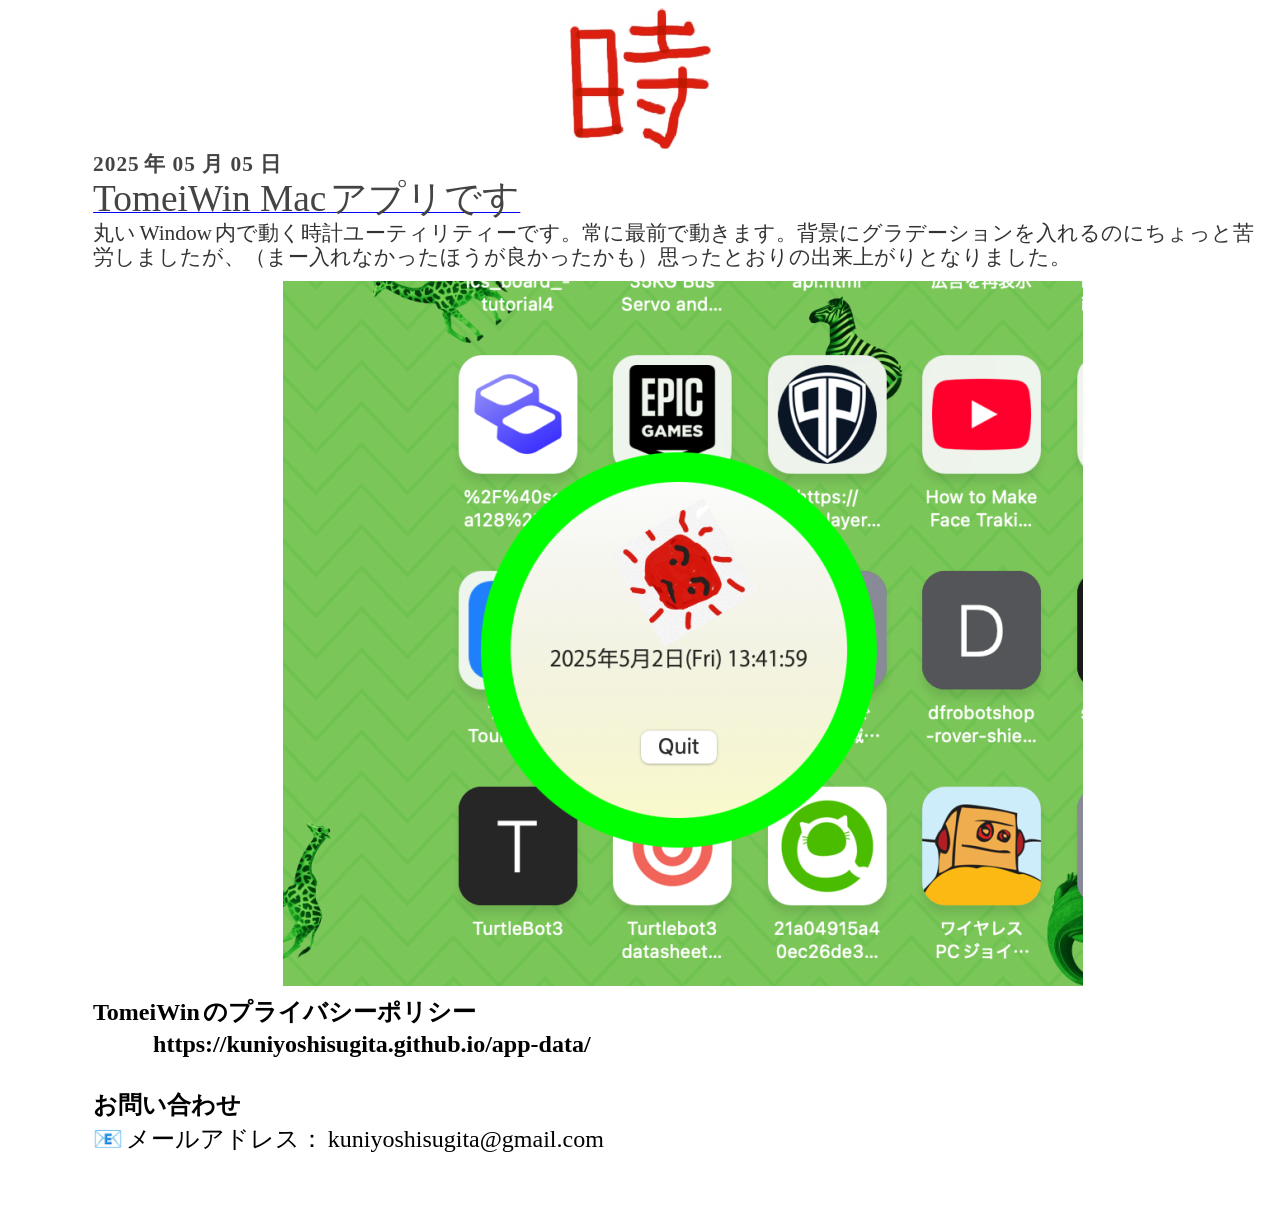
<file: index.html>
<html>

<head>
    <meta http-equiv=Content-Type content="text/html; charset=utf-8">
    <meta name=Generator content="Microsoft Word 15 (filtered)">
    <style>
        <!--
         /* Font Definitions */
         @font-face
        	{font-family:"ＭＳ ゴシック";
        	panose-1:2 11 6 9 7 2 5 8 2 4;}
        @font-face
        	{font-family:"Angsana New";
        	panose-1:2 2 6 3 5 4 5 2 3 4;}
        @font-face
        	{font-family:"Cambria Math";
        	panose-1:2 4 5 3 5 4 6 3 2 4;}
        @font-face
        	{font-family:"ＭＳ Ｐ明朝";
        	panose-1:2 2 6 0 4 2 5 8 3 4;}
        @font-face
        	{font-family:"Segoe UI";
        	panose-1:2 11 5 2 4 2 4 2 2 3;}
        @font-face
        	{font-family:"ＭＳ Ｐゴシック";
        	panose-1:2 11 6 0 7 2 5 8 2 4;}
        @font-face
        	{font-family:メイリオ;
        	panose-1:2 11 6 4 3 5 4 4 2 4;}
        @font-face
        	{font-family:AppleExternalUIFontJapanese-W6;
        	panose-1:2 11 6 4 2 2 2 2 2 4;}
        @font-face
        	{font-family:"Apple Color Emoji";
        	panose-1:0 0 0 0 0 0 0 0 0 0;}
        @font-face
        	{font-family:Aharoni;
        	panose-1:2 1 8 3 2 1 4 3 2 3;}
        @font-face
        	{font-family:AppleSystemUIFont;
        	panose-1:2 11 6 4 2 2 2 2 2 4;}
        @font-face
        	{font-family:AppleExternalUIFontJapanese-W4;
        	panose-1:2 11 6 4 2 2 2 2 2 4;}
        @font-face
        	{font-family:"\@ＭＳ Ｐゴシック";}
        @font-face
        	{font-family:"\@ＭＳ Ｐ明朝";}
        @font-face
        	{font-family:"\@ＭＳ ゴシック";
        	panose-1:2 11 6 9 7 2 5 8 2 4;}
        @font-face
        	{font-family:"\@メイリオ";}
        @font-face
        	{font-family:"\@AppleExternalUIFontJapanese-W6";}
        @font-face
        	{font-family:"\@AppleExternalUIFontJapanese-W4";}
         /* Style Definitions */
         p.MsoNormal, li.MsoNormal, div.MsoNormal
        	{margin-top:0mm;
        	margin-right:0mm;
        	margin-bottom:8.0pt;
        	margin-left:0mm;
        	line-height:115%;
        	font-size:10.0pt;
        	font-family:"Times New Roman",serif;
        	color:#323948;}
        h2
        	{mso-style-link:"見出し 2 \(文字\)";
        	margin-top:2.0pt;
        	margin-right:0mm;
        	margin-bottom:0mm;
        	margin-left:0mm;
        	line-height:115%;
        	page-break-after:avoid;
        	font-size:12.0pt;
        	font-family:"Times New Roman",serif;
        	color:#323948;}
        a:link, span.MsoHyperlink
        	{color:blue;
        	text-decoration:underline;}
        span.2
        	{mso-style-name:"見出し 2 \(文字\)";
        	mso-style-link:"見出し 2";
        	font-family:"Times New Roman",serif;
        	font-weight:bold;}
        p.a, li.a, div.a
        	{mso-style-name:連絡先情報;
        	margin-top:0mm;
        	margin-right:0mm;
        	margin-bottom:8.0pt;
        	margin-left:0mm;
        	line-height:115%;
        	font-size:10.0pt;
        	font-family:"Times New Roman",serif;
        	color:#323948;}
        p.aCxSpFirst, li.aCxSpFirst, div.aCxSpFirst
        	{mso-style-name:連絡先情報CxSpFirst;
        	margin:0mm;
        	line-height:115%;
        	font-size:10.0pt;
        	font-family:"Times New Roman",serif;
        	color:#323948;}
        p.aCxSpMiddle, li.aCxSpMiddle, div.aCxSpMiddle
        	{mso-style-name:連絡先情報CxSpMiddle;
        	margin:0mm;
        	line-height:115%;
        	font-size:10.0pt;
        	font-family:"Times New Roman",serif;
        	color:#323948;}
        p.aCxSpLast, li.aCxSpLast, div.aCxSpLast
        	{mso-style-name:連絡先情報CxSpLast;
        	margin-top:0mm;
        	margin-right:0mm;
        	margin-bottom:8.0pt;
        	margin-left:0mm;
        	line-height:115%;
        	font-size:10.0pt;
        	font-family:"Times New Roman",serif;
        	color:#323948;}
        p.post-date, li.post-date, div.post-date
        	{mso-style-name:post-date;
        	margin-right:0mm;
        	margin-left:0mm;
        	font-size:12.0pt;
        	font-family:"ＭＳ Ｐゴシック",sans-serif;}
        .MsoChpDefault
        	{font-size:10.0pt;
        	color:#323948;}
        .MsoPapDefault
        	{margin-bottom:8.0pt;
        	line-height:107%;}
         /* Page Definitions */
         @page WordSection1
        	{size:210.0mm 841.95pt;
        	margin:50.4pt 36.0pt 36.0pt 51.3pt;}
        div.WordSection1
        	{page:WordSection1;}
        -->
        
    </style>

</head>

<body lang=JA link=blue vlink="#91669C" style='word-wrap:break-word'>

    <div class=WordSection1>

        <p class=post-date align=center style='margin:0mm;text-align:center;vertical-align:
        baseline'>
            <span lang=EN-US>
                <img width=141 height=141 src="image001.png" alt="アイコン&#10;&#10;AI によって生成されたコンテンツは間違っている可能性があります。">
            </span>
        </p>

        <p class=post-date style='margin-top:0mm;margin-right:0mm;margin-bottom:0mm;
        margin-left:63.8pt;vertical-align:baseline'>
            <b>
                <span lang=EN-US style='font-size:16.0pt;font-family:"ＭＳ ゴシック";color:#444444;letter-spacing:
                .75pt'>2025</span>
            </b>
            <b>
                <span style='font-size:16.0pt;font-family:"ＭＳ ゴシック";
                color:#444444;letter-spacing:.75pt'>
                    年
                    <span lang=EN-US> 05</span>
                    月
                    <span lang=EN-US> 05</span>
                    日
                </span>
            </b>
        </p>

        <h2 style='margin-top:0mm;margin-right:0mm;margin-bottom:0mm;margin-left:63.8pt;
        margin-bottom:.0001pt;vertical-align:baseline'>
            <span lang=EN-GB>
                <a href="https://sugita9244.exblog.jp/33619357/">
                    <span style='font-size:28.0pt;
                    line-height:115%;font-family:Aharoni;color:#444444;border:none windowtext 1.0pt;
                    padding:0mm;font-weight:normal;text-decoration:none'>TomeiWin Mac</span>
                    <span lang=EN-US style='font-size:28.0pt;line-height:115%;font-family:"ＭＳ ゴシック";
                    color:#444444;border:none windowtext 1.0pt;padding:0mm;font-weight:normal;
                    text-decoration:none'>
                        <span lang=EN-US>アプリです</span>
                    </span>
                </a>
            </span>
        </h2>

        <p class=MsoNormal style='margin-left:63.8pt;vertical-align:baseline'>
            <span style='font-size:16.0pt;line-height:115%;font-family:"ＭＳ ゴシック";color:#333333;
            background:white'>丸い</span>
            <span lang=EN-GB style='font-size:16.0pt;line-height:
            115%;font-family:Aharoni;color:#333333;background:white'>Window</span>
            <span style='font-size:16.0pt;line-height:115%;font-family:"ＭＳ ゴシック";color:#333333;
            background:white'>内で動く時計ユーティリティーです。常に最前で動きます。背景にグラデーションを入れるのにちょっと苦労しましたが、（まー入れなかったほうが良かったかも）思ったとおりの出来上がりとなりました。</span>
        </p>

        <p class=MsoNormal align=center style='margin-left:63.8pt;text-align:center;
        vertical-align:baseline'>
            <span lang=EN-GB style='font-size:9.5pt;line-height:
            115%;font-family:Aharoni;color:#333333'>
                <img border=0 width=800 height=705 id="図 1" src="image002.png" alt="グラフィカル ユーザー インターフェイス, アプリケーション&#10;&#10;AI によって生成されたコンテンツは間違っている可能性があります。">
            </span>
        </p>

        <p class=MsoNormal style='margin-top:0mm;margin-right:0mm;margin-bottom:2.0pt;
        margin-left:63.8pt;line-height:normal;text-autospace:none'>
            <b>
                <span lang=EN-US style='font-size:18.0pt;font-family:AppleExternalUIFontJapanese-W6;color:windowtext'>TomeiWin</span>
            </b>
            <b>
                <span style='font-size:18.0pt;font-family:AppleExternalUIFontJapanese-W6;color:windowtext'>のプライバシーポリシー</span>
            </b>
        </p>

        <p class=MsoNormal style='margin-top:0mm;margin-right:0mm;margin-bottom:2.0pt;
        margin-left:63.8pt;text-indent:45.0pt;line-height:normal;text-autospace:none'>
            <b>
                <span lang=EN-US style='font-size:18.0pt;font-family:AppleExternalUIFontJapanese-W6;
                color:windowtext'>https://kuniyoshisugita.github.io/app-data/</span>
            </b>
        </p>

        <p class=MsoNormal style='margin-top:0mm;margin-right:0mm;margin-bottom:2.0pt;
        margin-left:63.8pt;line-height:normal;text-autospace:none'>
            <span lang=EN-GB style='font-size:18.0pt;font-family:"メイリオ",sans-serif;color:#333333'>
                <br clear=all>
            </span>
            <b>
                <span style='font-size:18.0pt;font-family:"ＭＳ Ｐ明朝",serif;color:windowtext'>お問い合わせ</span>
            </b>
        </p>

        <p class=MsoNormal style='margin-top:0mm;margin-right:0mm;margin-bottom:0mm;
        margin-left:63.8pt;line-height:normal;text-autospace:none'>
            <span lang=EN-US style='font-size:18.0pt;font-family:"Apple Color Emoji";color:windowtext'>&#128231;</span>
            <span lang=EN-US style='font-size:18.0pt;font-family:Aharoni;color:windowtext'></span>
            <span style='font-size:18.0pt;font-family:AppleExternalUIFontJapanese-W4;color:windowtext'>メールアドレス：</span>
            <span lang=EN-US style='font-size:18.0pt;font-family:Aharoni;color:windowtext'>kuniyoshisugita@gmail.com</span>
        </p>

        <p class=MsoNormal style='margin-left:63.8pt;vertical-align:baseline'>
            <span lang=EN-US style='font-size:9.5pt;line-height:115%;font-family:"ＭＳ Ｐゴシック",sans-serif;
            color:#333333'>&nbsp;</span>
        </p>

        <p class=MsoNormal style='margin-left:63.8pt;vertical-align:baseline'>
            <span lang=EN-GB style='font-size:9.5pt;line-height:115%;color:#333333'>&nbsp;</span>
        </p>

        <p class=a>
            <span lang=EN-GB></span>
        </p>

    </div>

</body>

</html>
</file>
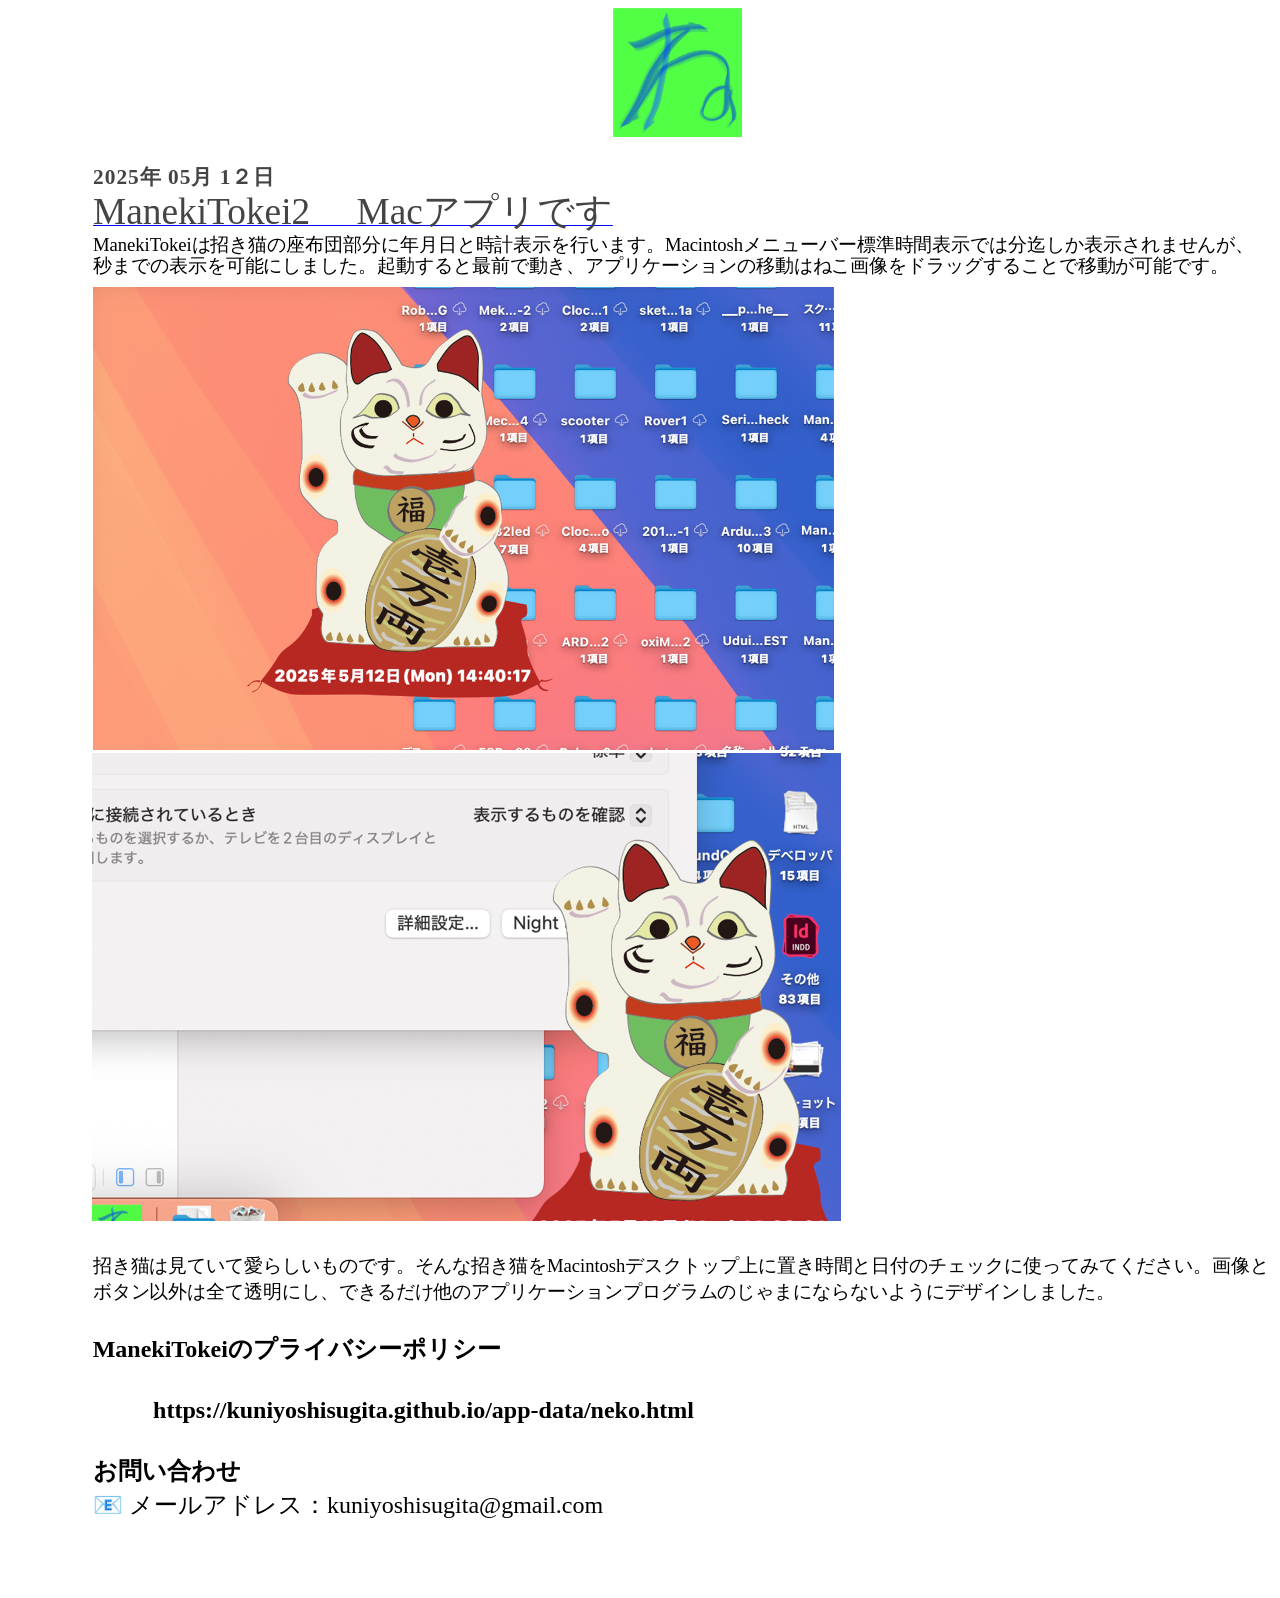
<file: nekoprof.html>
<html>

<head>
<meta http-equiv=Content-Type content="text/html; charset=utf-8">
<meta name=Generator content="Microsoft Word 15 (filtered)">
<style>
<!--
 /* Font Definitions */
 @font-face
	{font-family:"ＭＳ ゴシック";
	panose-1:2 11 6 9 7 2 5 8 2 4;}
@font-face
	{font-family:"Angsana New";
	panose-1:2 2 6 3 5 4 5 2 3 4;}
@font-face
	{font-family:"Cambria Math";
	panose-1:2 4 5 3 5 4 6 3 2 4;}
@font-face
	{font-family:"ＭＳ Ｐ明朝";
	panose-1:2 2 6 0 4 2 5 8 3 4;}
@font-face
	{font-family:"Segoe UI";
	panose-1:2 11 5 2 4 2 4 2 2 3;}
@font-face
	{font-family:"ＭＳ Ｐゴシック";
	panose-1:2 11 6 0 7 2 5 8 2 4;}
@font-face
	{font-family:Aharoni;
	panose-1:2 1 8 3 2 1 4 3 2 3;}
@font-face
	{font-family:メイリオ;
	panose-1:2 11 6 4 3 5 4 4 2 4;}
@font-face
	{font-family:AppleExternalUIFontJapanese-W6;
	panose-1:2 11 6 4 2 2 2 2 2 4;}
@font-face
	{font-family:AppleSystemUIFont;
	panose-1:2 11 6 4 2 2 2 2 2 4;}
@font-face
	{font-family:"Apple Color Emoji";
	panose-1:0 0 0 0 0 0 0 0 0 0;}
@font-face
	{font-family:AppleExternalUIFontJapanese-W4;
	panose-1:2 11 6 4 2 2 2 2 2 4;}
@font-face
	{font-family:"\@ＭＳ Ｐ明朝";}
@font-face
	{font-family:"\@ＭＳ Ｐゴシック";}
@font-face
	{font-family:"\@ＭＳ ゴシック";
	panose-1:2 11 6 9 7 2 5 8 2 4;}
@font-face
	{font-family:"\@メイリオ";}
@font-face
	{font-family:"\@AppleExternalUIFontJapanese-W6";}
@font-face
	{font-family:"\@AppleExternalUIFontJapanese-W4";}
 /* Style Definitions */
 p.MsoNormal, li.MsoNormal, div.MsoNormal
	{margin-top:0mm;
	margin-right:0mm;
	margin-bottom:8.0pt;
	margin-left:0mm;
	line-height:115%;
	font-size:10.0pt;
	font-family:"Times New Roman",serif;
	color:#323948;}
h2
	{mso-style-link:"見出し 2 \(文字\)";
	margin-top:2.0pt;
	margin-right:0mm;
	margin-bottom:0mm;
	margin-left:0mm;
	line-height:115%;
	page-break-after:avoid;
	font-size:12.0pt;
	font-family:"Times New Roman",serif;
	color:#323948;}
a:link, span.MsoHyperlink
	{color:blue;
	text-decoration:underline;}
span.2
	{mso-style-name:"見出し 2 \(文字\)";
	mso-style-link:"見出し 2";
	font-family:"Times New Roman",serif;
	font-weight:bold;}
p.a, li.a, div.a
	{mso-style-name:連絡先情報;
	margin-top:0mm;
	margin-right:0mm;
	margin-bottom:8.0pt;
	margin-left:0mm;
	line-height:115%;
	font-size:10.0pt;
	font-family:"Times New Roman",serif;
	color:#323948;}
p.aCxSpFirst, li.aCxSpFirst, div.aCxSpFirst
	{mso-style-name:連絡先情報CxSpFirst;
	margin:0mm;
	line-height:115%;
	font-size:10.0pt;
	font-family:"Times New Roman",serif;
	color:#323948;}
p.aCxSpMiddle, li.aCxSpMiddle, div.aCxSpMiddle
	{mso-style-name:連絡先情報CxSpMiddle;
	margin:0mm;
	line-height:115%;
	font-size:10.0pt;
	font-family:"Times New Roman",serif;
	color:#323948;}
p.aCxSpLast, li.aCxSpLast, div.aCxSpLast
	{mso-style-name:連絡先情報CxSpLast;
	margin-top:0mm;
	margin-right:0mm;
	margin-bottom:8.0pt;
	margin-left:0mm;
	line-height:115%;
	font-size:10.0pt;
	font-family:"Times New Roman",serif;
	color:#323948;}
p.post-date, li.post-date, div.post-date
	{mso-style-name:post-date;
	margin-right:0mm;
	margin-left:0mm;
	font-size:12.0pt;
	font-family:"ＭＳ Ｐゴシック",sans-serif;}
.MsoChpDefault
	{font-size:10.0pt;
	color:#323948;}
.MsoPapDefault
	{margin-bottom:8.0pt;
	line-height:107%;}
 /* Page Definitions */
 @page WordSection1
	{size:210.0mm 841.95pt;
	margin:50.4pt 36.0pt 36.0pt 51.3pt;}
div.WordSection1
	{page:WordSection1;}
-->
</style>

</head>

<body lang=JA link=blue vlink="#91669C" style='word-wrap:break-word'>

<div class=WordSection1>

<p class=post-date align=center style='margin-top:0mm;margin-right:0mm;
margin-bottom:0mm;margin-left:63.75pt;text-align:center;text-indent:-7.15pt;
vertical-align:baseline'><b><span lang=EN-US style='font-size:16.0pt;
font-family:"ＭＳ Ｐ明朝",serif;color:#444444;letter-spacing:.75pt'><img width=129
height=129 id="図 2" src="image1.png"
alt="背景パターン が含まれている画像&#10;&#10;AI によって生成されたコンテンツは間違っている可能性があります。"></span></b></p>

<p class=post-date style='margin-top:0mm;margin-right:0mm;margin-bottom:0mm;
margin-left:63.8pt;vertical-align:baseline'><b><span lang=EN-US
style='font-size:16.0pt;font-family:"ＭＳ Ｐ明朝",serif;color:#444444;letter-spacing:
.75pt'>&nbsp;</span></b></p>

<p class=post-date style='margin-top:0mm;margin-right:0mm;margin-bottom:0mm;
margin-left:63.8pt;vertical-align:baseline'><b><span lang=EN-US
style='font-size:16.0pt;font-family:"ＭＳ ゴシック";color:#444444;letter-spacing:
.75pt'>2025</span></b><b><span style='font-size:16.0pt;font-family:"ＭＳ ゴシック";
color:#444444;letter-spacing:.75pt'>年<span lang=EN-US> 05</span>月 <span
lang=EN-US>1２</span>日</span></b></p>

<h2 style='margin-top:0mm;margin-right:0mm;margin-bottom:0mm;margin-left:63.8pt;
margin-bottom:.0001pt;vertical-align:baseline'><span lang=EN-GB><a
href="https://sugita9244.exblog.jp/33619357/"><span style='font-size:28.0pt;
line-height:115%;font-family:Aharoni;color:#444444;border:none windowtext 1.0pt;
padding:0mm;font-weight:normal;text-decoration:none'>ManekiTokei2</span><span
lang=EN-US style='font-size:28.0pt;line-height:115%;font-family:"ＭＳ ゴシック";
color:#444444;border:none windowtext 1.0pt;padding:0mm;font-weight:normal;
text-decoration:none'><span lang=EN-US>　</span></span><span style='font-size:
28.0pt;line-height:115%;font-family:Aharoni;color:#444444;border:none windowtext 1.0pt;
padding:0mm;font-weight:normal;text-decoration:none'> Mac</span><span
lang=EN-US style='font-size:28.0pt;line-height:115%;font-family:"ＭＳ ゴシック";
color:#444444;border:none windowtext 1.0pt;padding:0mm;font-weight:normal;
text-decoration:none'><span lang=EN-US>アプリです</span></span></a></span></h2>

<p class=MsoNormal style='margin-left:63.8pt;vertical-align:baseline'><span
lang=EN-GB style='font-size:14.0pt;line-height:115%;font-family:"ＭＳ ゴシック";
color:black;letter-spacing:-.05pt;background:white'>ManekiTokei</span><span
style='font-size:14.0pt;line-height:115%;font-family:"ＭＳ ゴシック";color:black;
letter-spacing:-.05pt;background:white'>は招き猫の座布団部分に年月日と時計表示を行います。<span
lang=EN-GB>Macintosh</span>メニューバー標準時間表示では分迄しか表示されませんが、秒までの表示を可能にしました。起動すると最前で動き、アプリケーションの移動は</span><span
style='font-size:14.0pt;line-height:115%;font-family:"ＭＳ ゴシック";color:black;
letter-spacing:-.05pt;background:white'>ねこ画像を</span><span style='font-size:
14.0pt;line-height:115%;font-family:"ＭＳ ゴシック";color:black;letter-spacing:-.05pt;
background:white'>ドラッグすることで移動が可能です。</span></p>

<p class=MsoNormal style='margin-top:0mm;margin-right:0mm;margin-bottom:2.0pt;
margin-left:63.8pt;line-height:normal;text-autospace:none'><b><span lang=EN-GB
style='font-size:16.0pt;font-family:"ＭＳ Ｐ明朝",serif;color:#444444;letter-spacing:
.75pt'><img border=0 width=741 height=463 id="図 3"
src="image2.png"
alt="グラフィカル ユーザー インターフェイス, テキスト, アプリケーション&#10;&#10;AI によって生成されたコンテンツは間違っている可能性があります。"></span></b></p>

<p class=MsoNormal style='margin-top:0mm;margin-right:0mm;margin-bottom:2.0pt;
margin-left:63.1pt;line-height:normal;text-autospace:none'><b><span lang=EN-US
style='font-size:18.0pt;font-family:AppleExternalUIFontJapanese-W6;color:windowtext'><img
border=0 width=749 height=468 id="図 5" src="image3.png"
alt="グラフィカル ユーザー インターフェイス が含まれている画像&#10;&#10;AI によって生成されたコンテンツは間違っている可能性があります。"></span></b></p>

<p class=MsoNormal style='margin-top:0mm;margin-right:0mm;margin-bottom:2.0pt;
margin-left:63.5pt;line-height:normal;text-autospace:none'><b><span lang=EN-US
style='font-size:18.0pt;font-family:AppleExternalUIFontJapanese-W6;color:windowtext'>&nbsp;</span></b></p>

<p class=MsoNormal style='margin-top:0mm;margin-right:0mm;margin-bottom:2.0pt;
margin-left:63.5pt;line-height:normal;text-autospace:none'><span
style='font-size:14.0pt;font-family:"ＭＳ ゴシック";color:black;letter-spacing:-.05pt;
background:white'>招き猫は見ていて愛らしいものです。そんな招き猫を<span lang=EN-GB>Macintosh</span>デスクトップ上に置き時間と日付のチェックに使ってみてください。画像とボタン以外は全て透明にし、できるだけ他のアプリケーションプログラムのじゃまにならないようにデザインしました。</span></p>

<p class=MsoNormal style='margin-top:0mm;margin-right:0mm;margin-bottom:2.0pt;
margin-left:63.5pt;line-height:normal;text-autospace:none'><b><span lang=EN-US
style='font-size:14.0pt;font-family:"ＭＳ ゴシック";color:windowtext'>&nbsp;</span></b></p>

<p class=MsoNormal style='margin-top:0mm;margin-right:0mm;margin-bottom:2.0pt;
margin-left:63.5pt;line-height:normal;text-autospace:none'><b><span lang=EN-US
style='font-size:18.0pt;font-family:AppleExternalUIFontJapanese-W6;color:windowtext'>ManekiTokei</span></b><b><span
style='font-size:18.0pt;font-family:AppleExternalUIFontJapanese-W6;color:windowtext'>のプライバシーポリシー</span></b></p>

<p class=MsoNormal style='margin-top:0mm;margin-right:0mm;margin-bottom:2.0pt;
margin-left:63.8pt;text-indent:45.0pt;line-height:normal;text-autospace:none'><b><span
lang=EN-US style='font-size:18.0pt;font-family:AppleExternalUIFontJapanese-W6;
color:windowtext'>&nbsp;</span></b></p>

<p class=MsoNormal style='margin-top:0mm;margin-right:0mm;margin-bottom:2.0pt;
margin-left:63.8pt;text-indent:45.0pt;line-height:normal;text-autospace:none'><b><span
lang=EN-US style='font-size:18.0pt;font-family:AppleExternalUIFontJapanese-W6;
color:windowtext'>https://kuniyoshisugita.github.io/app-data/neko.html</span></b></p>

<p class=MsoNormal style='margin-top:0mm;margin-right:0mm;margin-bottom:2.0pt;
margin-left:63.8pt;line-height:normal;text-autospace:none'><span lang=EN-GB
style='font-size:18.0pt;font-family:"メイリオ",sans-serif;color:#333333'><br
clear=all>
</span><b><span style='font-size:18.0pt;font-family:"ＭＳ Ｐ明朝",serif;color:windowtext'>お問い合わせ</span></b></p>

<p class=MsoNormal style='margin-top:0mm;margin-right:0mm;margin-bottom:0mm;
margin-left:63.8pt;line-height:normal;text-autospace:none'><span lang=EN-US
style='font-size:18.0pt;font-family:"Apple Color Emoji";color:windowtext'>&#128231;</span><span
lang=EN-US style='font-size:18.0pt;font-family:Aharoni;color:windowtext'> </span><span
style='font-size:18.0pt;font-family:AppleExternalUIFontJapanese-W4;color:windowtext'>メールアドレス：</span><span
lang=EN-US style='font-size:18.0pt;font-family:Aharoni;color:windowtext'>kuniyoshisugita@gmail.com</span></p>

<p class=MsoNormal style='margin-left:63.8pt;vertical-align:baseline'><span
lang=EN-US style='font-size:9.5pt;line-height:115%;font-family:"ＭＳ Ｐゴシック",sans-serif;
color:#333333'>&nbsp;</span></p>

<p class=MsoNormal style='margin-left:63.8pt;vertical-align:baseline'><span
lang=EN-GB style='font-size:9.5pt;line-height:115%;color:#333333'>&nbsp;</span></p>

<p class=a><span lang=EN-GB> </span></p>

</div>

</body>

</html>
</file>
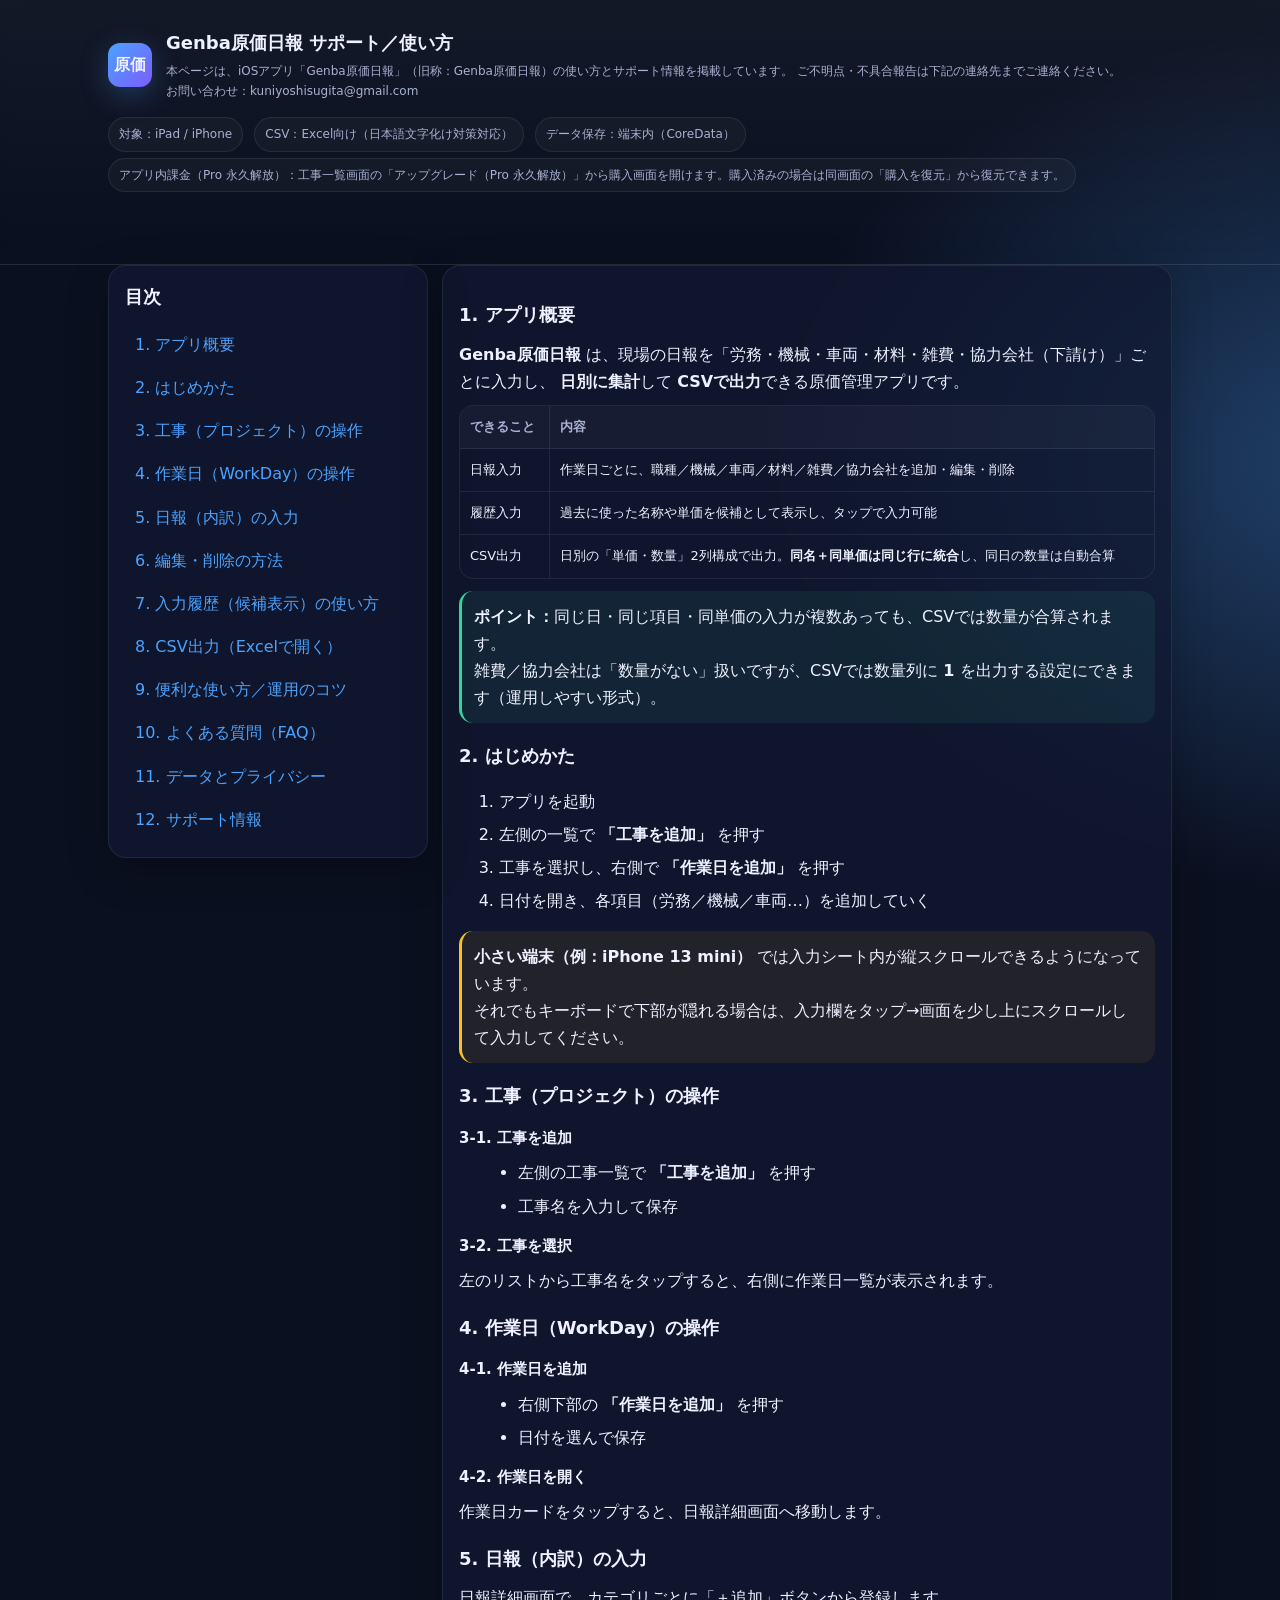
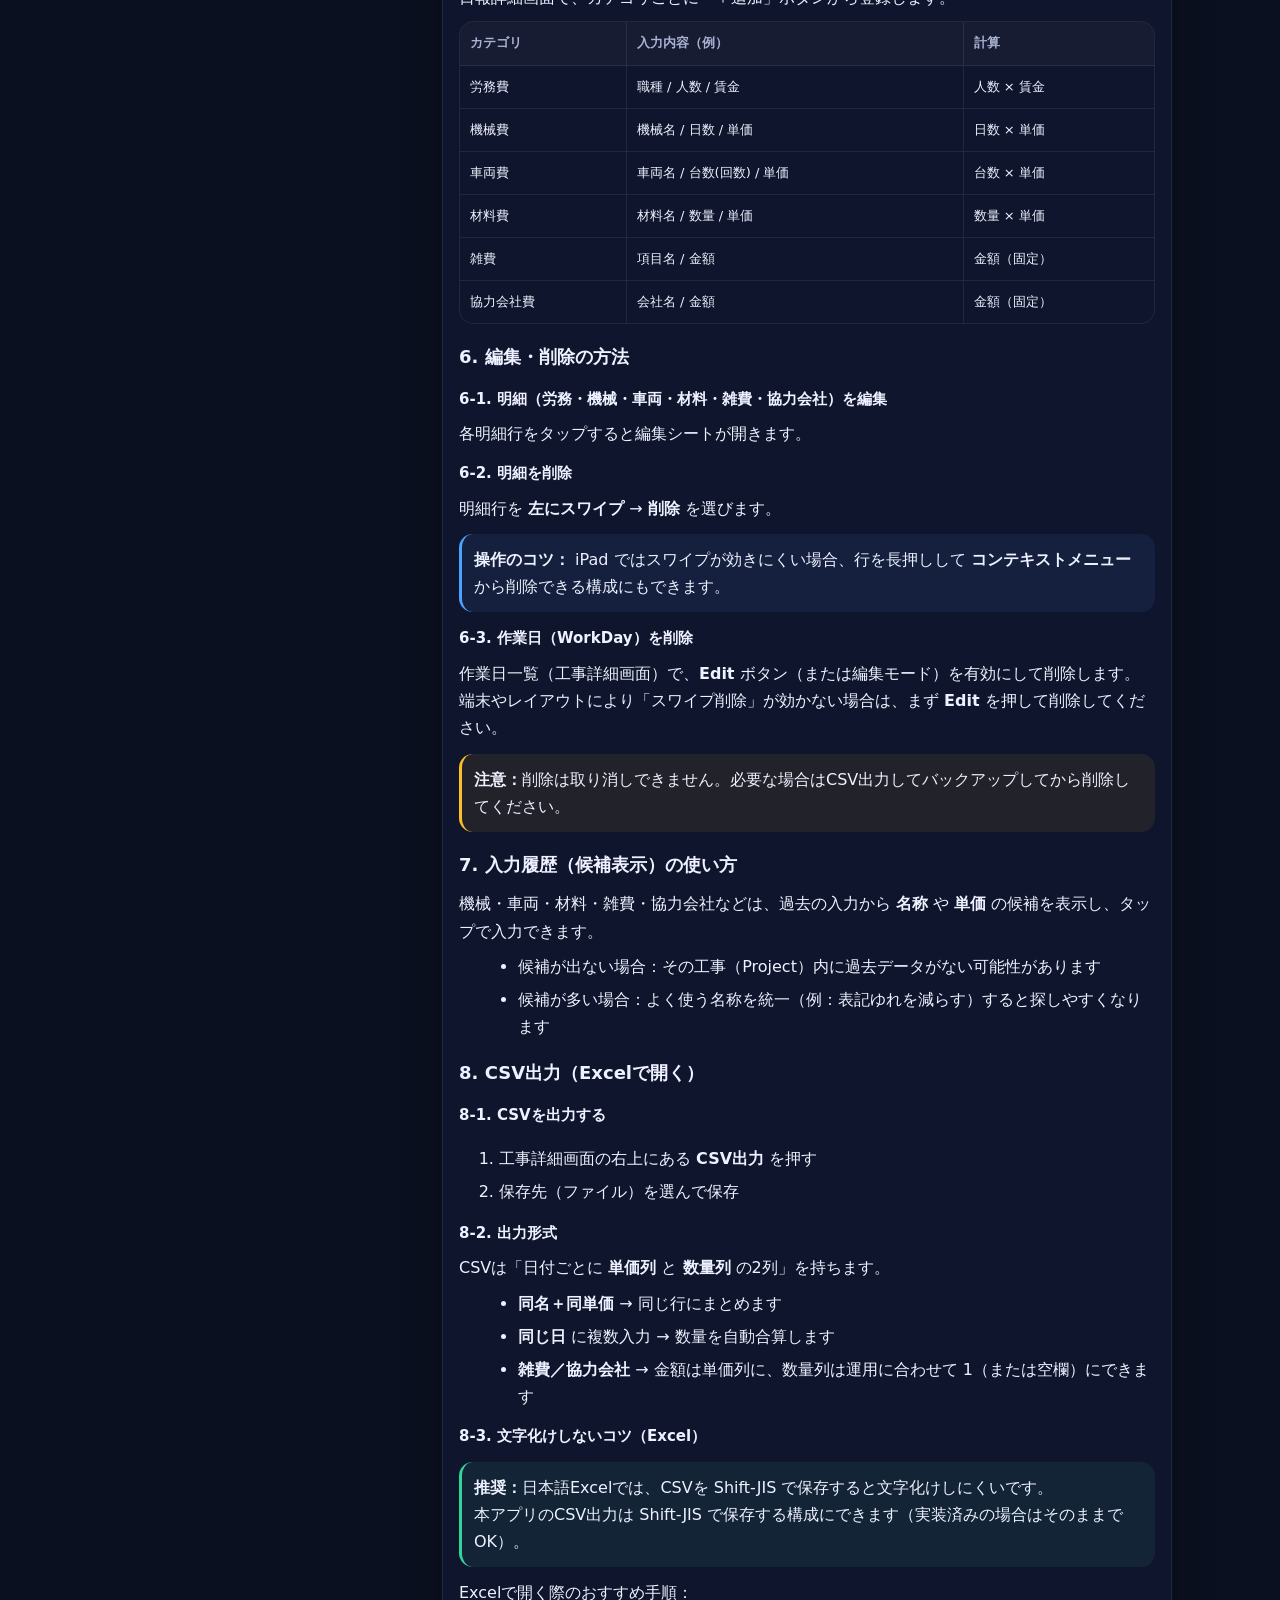
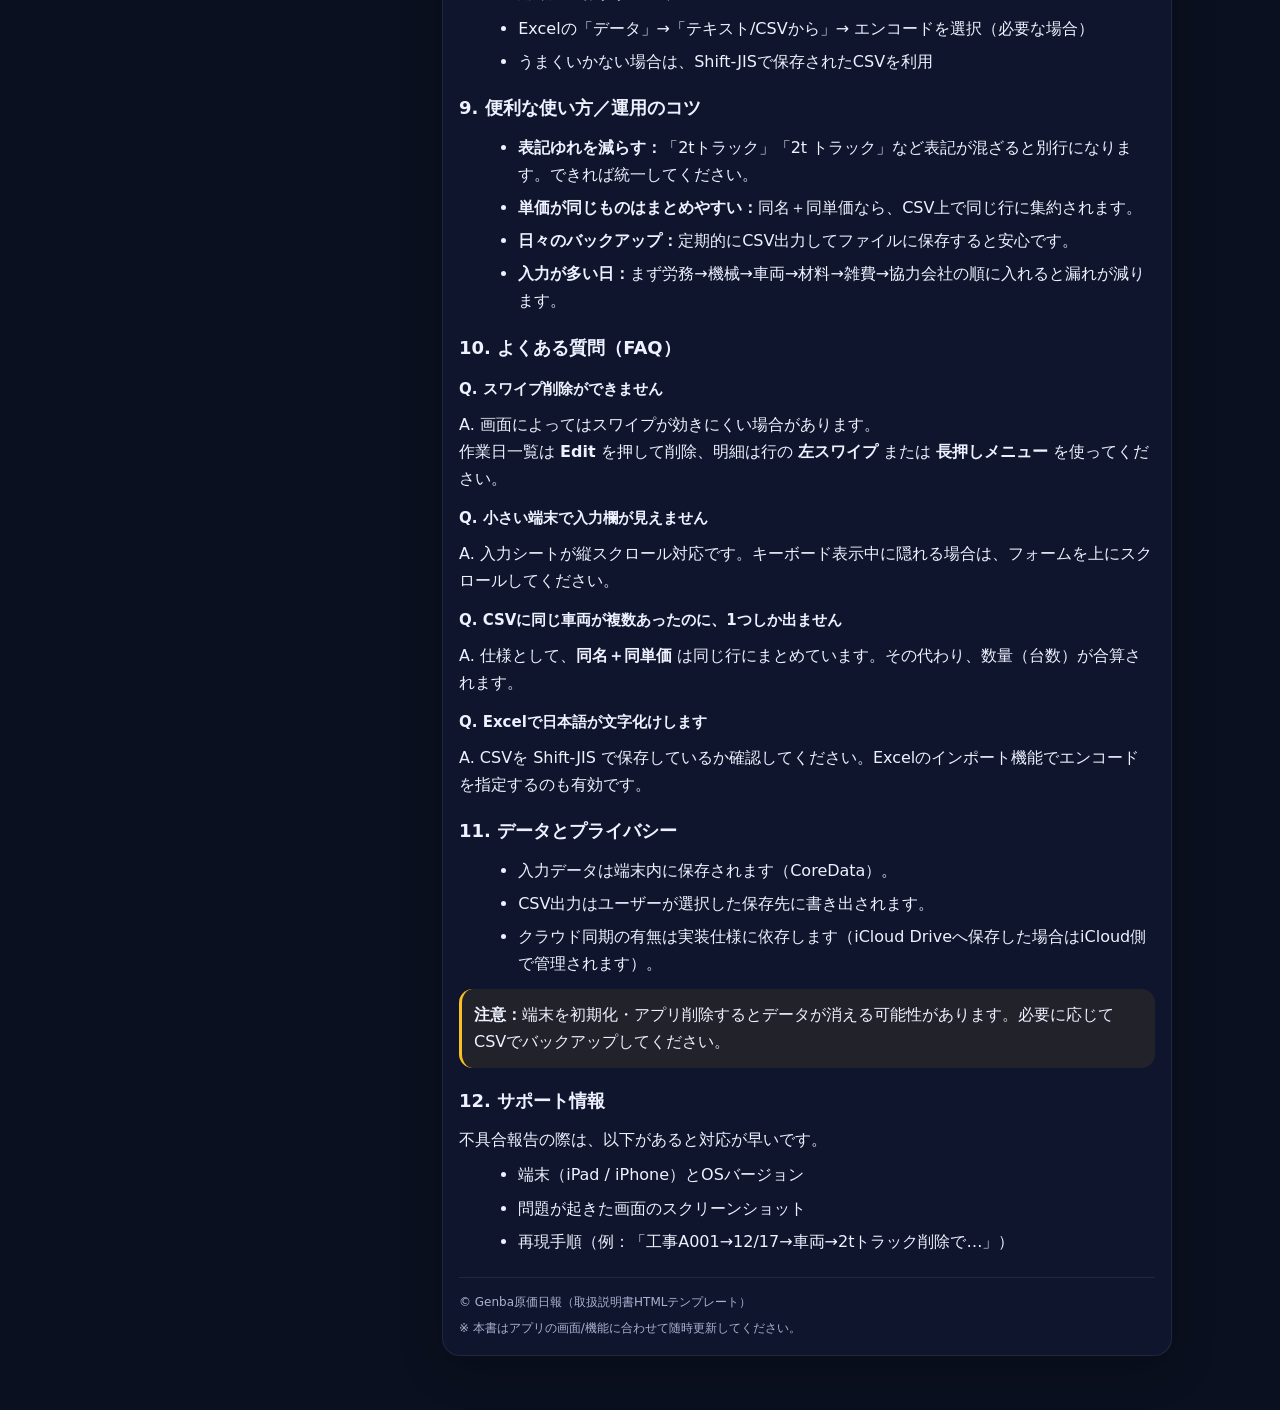
<file: seisan.html>
<!doctype html>
<html lang="ja">

<head>
    <meta charset="utf-8" />
    <meta name="viewport" content="width=device-width,initial-scale=1" />
    <title>Genba原価日報　サポート／使い方</title>    <style>
         :root {
            --bg: #0b1020;
            --card: #111831;
            --muted: #a9b2d1;
            --text: #eef1ff;
            --accent: #4aa3ff;
            --accent2: #7c5cff;
            --line: rgba(255, 255, 255, .08);
            --good: #34d399;
            --warn: #fbbf24;
            --bad: #fb7185;
            --mono: ui-monospace, SFMono-Regular, Menlo, Monaco, Consolas, "Liberation Mono", "Courier New", monospace;
            --sans: ui-sans-serif, -apple-system, BlinkMacSystemFont, "Hiragino Sans", "Hiragino Kaku Gothic ProN", "Noto Sans JP", "Yu Gothic", "Meiryo", system-ui, sans-serif;
        }
        
        * {
            box-sizing: border-box
        }
        
        body {
            margin: 0;
            font-family: var(--sans);
            background: radial-gradient(1200px 800px at 20% -10%, rgba(124, 92, 255, .35), transparent 55%), radial-gradient(1200px 800px at 110% 10%, rgba(74, 163, 255, .35), transparent 55%), var(--bg);
            color: var(--text);
            line-height: 1.7;
        }
        
        a {
            color: var(--accent);
            text-decoration: none
        }
        
        a:hover {
            text-decoration: underline
        }
        
        header {
            padding: 28px 18px 18px;
            border-bottom: 1px solid var(--line);
            background: linear-gradient(180deg, rgba(255, 255, 255, .04), transparent);
            position: sticky;
            top: 0;
            backdrop-filter: blur(8px);
            z-index: 5;
        }
        
        .wrap {
            max-width: 1100px;
            margin: 0 auto;
            padding: 0 18px 54px;
        }
        
        .brand {
            display: flex;
            gap: 14px;
            align-items: center;
        }
        
        .logo {
            width: 44px;
            height: 44px;
            border-radius: 12px;
            background: linear-gradient(135deg, var(--accent), var(--accent2));
            box-shadow: 0 8px 28px rgba(74, 163, 255, .25);
            display: grid;
            place-items: center;
            font-weight: 800;
        }
        
        h1 {
            font-size: 18px;
            margin: 0
        }
        
        .sub {
            color: var(--muted);
            font-size: 12px;
            margin-top: 2px
        }
        
        main {
            padding-top: 20px
        }
        
        .grid {
            display: grid;
            gap: 14px;
            grid-template-columns: 320px 1fr;
            align-items: start;
        }
        
        @media (max-width: 980px) {
            .grid {
                grid-template-columns: 1fr
            }
            header {
                position: relative
            }
        }
        
        .card {
            background: rgba(17, 24, 49, .72);
            border: 1px solid var(--line);
            border-radius: 18px;
            padding: 16px;
            box-shadow: 0 12px 40px rgba(0, 0, 0, .25);
        }
        
        .toc a {
            display: block;
            padding: 8px 10px;
            border-radius: 12px
        }
        
        .toc a:hover {
            background: rgba(255, 255, 255, .05)
        }
        
        h2 {
            margin: 18px 0 10px;
            font-size: 18px
        }
        
        h3 {
            margin: 14px 0 8px;
            font-size: 15px
        }
        
        p {
            margin: 8px 0
        }
        
        ul {
            margin: 8px 0 8px 1.2em
        }
        
        li {
            margin: 6px 0
        }
        
        .pill {
            display: inline-flex;
            gap: 8px;
            align-items: center;
            padding: 6px 10px;
            border-radius: 999px;
            border: 1px solid var(--line);
            background: rgba(255, 255, 255, .03);
            color: var(--muted);
            font-size: 12px;
            margin: 6px 6px 0 0;
            white-space: nowrap;
        }
        
        .kbd {
            font-family: var(--mono);
            font-size: 12px;
            padding: .1em .45em;
            border: 1px solid var(--line);
            border-bottom-color: rgba(255, 255, 255, .22);
            border-radius: 8px;
            background: rgba(255, 255, 255, .04)
        }
        
        .callout {
            border-left: 3px solid var(--accent);
            background: rgba(74, 163, 255, .08);
            padding: 12px 12px 12px 12px;
            border-radius: 14px;
            margin: 12px 0;
        }
        
        .warn {
            border-left-color: var(--warn);
            background: rgba(251, 191, 36, .08)
        }
        
        .good {
            border-left-color: var(--good);
            background: rgba(52, 211, 153, .08)
        }
        
        .bad {
            border-left-color: var(--bad);
            background: rgba(251, 113, 133, .08)
        }
        
        code,
        pre {
            font-family: var(--mono)
        }
        
        pre {
            padding: 12px;
            border-radius: 14px;
            background: rgba(0, 0, 0, .35);
            border: 1px solid var(--line);
            overflow: auto;
            margin: 10px 0;
            font-size: 12px;
        }
        
        .table {
            width: 100%;
            border-collapse: separate;
            border-spacing: 0;
            overflow: hidden;
            border-radius: 14px;
            border: 1px solid var(--line);
            margin: 10px 0;
        }
        
        .table th,
        .table td {
            padding: 10px 10px;
            border-bottom: 1px solid var(--line);
            border-right: 1px solid var(--line);
            text-align: left;
            vertical-align: top;
            font-size: 13px;
        }
        
        .table th {
            color: var(--muted);
            background: rgba(255, 255, 255, .03)
        }
        
        .table tr:last-child td {
            border-bottom: none
        }
        
        .table td:last-child,
        .table th:last-child {
            border-right: none
        }
        
        footer {
            color: var(--muted);
            font-size: 12px;
            margin-top: 22px;
            padding-top: 14px;
            border-top: 1px solid var(--line);
        }
    </style>
</head>

<body>
    <header>
        <div class="wrap">
            <div class="brand">
                <div class="logo">原価</div>
                <div>
                    <h1>Genba原価日報 サポート／使い方</h1>
                    <div class="sub">本ページは、iOSアプリ「Genba原価日報」（旧称：Genba原価日報）の使い方とサポート情報を掲載しています。
ご不明点・不具合報告は下記の連絡先までご連絡ください。<br>  お問い合わせ：kuniyoshisugita@gmail.com</div>
                </div>
            </div>
            <div style="margin-top:10px">
                <span class="pill">対象：iPad / iPhone</span>
                <span class="pill">CSV：Excel向け（日本語文字化け対策対応）</span>
                <span class="pill">データ保存：端末内（CoreData）</span>
                 <span class="pill">アプリ内課金（Pro 永久解放）：工事一覧画面の「アップグレード（Pro 永久解放）」から購入画面を開けます。購入済みの場合は同画面の「購入を復元」から復元できます。</span>
            </div>
        </div>
    </header>

    <main class="wrap">
        <div class="grid">
            <!-- TOC -->
            <aside class="card toc">
                <h2 style="margin-top:0">目次</h2>
                <a href="#about">1. アプリ概要</a>
                <a href="#start">2. はじめかた</a>
                <a href="#project">3. 工事（プロジェクト）の操作</a>
                <a href="#workday">4. 作業日（WorkDay）の操作</a>
                <a href="#detail">5. 日報（内訳）の入力</a>
                <a href="#editdelete">6. 編集・削除の方法</a>
                <a href="#history">7. 入力履歴（候補表示）の使い方</a>
                <a href="#csv">8. CSV出力（Excelで開く）</a>
                <a href="#tips">9. 便利な使い方／運用のコツ</a>
                <a href="#trouble">10. よくある質問（FAQ）</a>
                <a href="#privacy">11. データとプライバシー</a>
                <a href="#support">12. サポート情報</a>
            </aside>

            <!-- CONTENT -->
            <section class="card">
                <section id="about">
                    <h2>1. アプリ概要</h2>
                    <p>
                        <b>Genba原価日報</b> は、現場の日報を「労務・機械・車両・材料・雑費・協力会社（下請け）」ごとに入力し、
                        <b>日別に集計</b>して <b>CSVで出力</b>できる原価管理アプリです。
                    </p>

                    <table class="table">
                        <tr>
                            <th>できること</th>
                            <th>内容</th>
                        </tr>
                        <tr>
                            <td>日報入力</td>
                            <td>作業日ごとに、職種／機械／車両／材料／雑費／協力会社を追加・編集・削除</td>
                        </tr>
                        <tr>
                            <td>履歴入力</td>
                            <td>過去に使った名称や単価を候補として表示し、タップで入力可能</td>
                        </tr>
                        <tr>
                            <td>CSV出力</td>
                            <td>日別の「単価・数量」2列構成で出力。<b>同名＋同単価は同じ行に統合</b>し、同日の数量は自動合算</td>
                        </tr>
                    </table>

                    <div class="callout good">
                        <b>ポイント：</b>同じ日・同じ項目・同単価の入力が複数あっても、CSVでは数量が合算されます。<br/> 雑費／協力会社は「数量がない」扱いですが、CSVでは数量列に <b>1</b> を出力する設定にできます（運用しやすい形式）。
                    </div>
                </section>

                <section id="start">
                    <h2>2. はじめかた</h2>
                    <ol>
                        <li>アプリを起動</li>
                        <li>左側の一覧で <b>「工事を追加」</b> を押す</li>
                        <li>工事を選択し、右側で <b>「作業日を追加」</b> を押す</li>
                        <li>日付を開き、各項目（労務／機械／車両…）を追加していく</li>
                    </ol>

                    <div class="callout warn">
                        <b>小さい端末（例：iPhone 13 mini）</b> では入力シート内が縦スクロールできるようになっています。<br/> それでもキーボードで下部が隠れる場合は、入力欄をタップ→画面を少し上にスクロールして入力してください。
                    </div>
                </section>

                <section id="project">
                    <h2>3. 工事（プロジェクト）の操作</h2>
                    <h3>3-1. 工事を追加</h3>
                    <ul>
                        <li>左側の工事一覧で <b>「工事を追加」</b> を押す</li>
                        <li>工事名を入力して保存</li>
                    </ul>

                    <h3>3-2. 工事を選択</h3>
                    <p>左のリストから工事名をタップすると、右側に作業日一覧が表示されます。</p>
                </section>

                <section id="workday">
                    <h2>4. 作業日（WorkDay）の操作</h2>
                    <h3>4-1. 作業日を追加</h3>
                    <ul>
                        <li>右側下部の <b>「作業日を追加」</b> を押す</li>
                        <li>日付を選んで保存</li>
                    </ul>

                    <h3>4-2. 作業日を開く</h3>
                    <p>作業日カードをタップすると、日報詳細画面へ移動します。</p>
                </section>

                <section id="detail">
                    <h2>5. 日報（内訳）の入力</h2>
                    <p>日報詳細画面で、カテゴリごとに「＋追加」ボタンから登録します。</p>

                    <table class="table">
                        <tr>
                            <th>カテゴリ</th>
                            <th>入力内容（例）</th>
                            <th>計算</th>
                        </tr>
                        <tr>
                            <td>労務費</td>
                            <td>職種 / 人数 / 賃金</td>
                            <td>人数 × 賃金</td>
                        </tr>
                        <tr>
                            <td>機械費</td>
                            <td>機械名 / 日数 / 単価</td>
                            <td>日数 × 単価</td>
                        </tr>
                        <tr>
                            <td>車両費</td>
                            <td>車両名 / 台数(回数) / 単価</td>
                            <td>台数 × 単価</td>
                        </tr>
                        <tr>
                            <td>材料費</td>
                            <td>材料名 / 数量 / 単価</td>
                            <td>数量 × 単価</td>
                        </tr>
                        <tr>
                            <td>雑費</td>
                            <td>項目名 / 金額</td>
                            <td>金額（固定）</td>
                        </tr>
                        <tr>
                            <td>協力会社費</td>
                            <td>会社名 / 金額</td>
                            <td>金額（固定）</td>
                        </tr>
                    </table>
                </section>

                <section id="editdelete">
                    <h2>6. 編集・削除の方法</h2>

                    <h3>6-1. 明細（労務・機械・車両・材料・雑費・協力会社）を編集</h3>
                    <p>各明細行をタップすると編集シートが開きます。</p>

                    <h3>6-2. 明細を削除</h3>
                    <p>明細行を <b>左にスワイプ</b> → <b>削除</b> を選びます。</p>
                    <div class="callout">
                        <b>操作のコツ：</b> iPad ではスワイプが効きにくい場合、行を長押しして <b>コンテキストメニュー</b> から削除できる構成にもできます。
                    </div>

                    <h3>6-3. 作業日（WorkDay）を削除</h3>
                    <p>
                        作業日一覧（工事詳細画面）で、<b>Edit</b> ボタン（または編集モード）を有効にして削除します。<br/> 端末やレイアウトにより「スワイプ削除」が効かない場合は、まず <b>Edit</b> を押して削除してください。
                    </p>

                    <div class="callout warn">
                        <b>注意：</b>削除は取り消しできません。必要な場合はCSV出力してバックアップしてから削除してください。
                    </div>
                </section>

                <section id="history">
                    <h2>7. 入力履歴（候補表示）の使い方</h2>
                    <p>
                        機械・車両・材料・雑費・協力会社などは、過去の入力から <b>名称</b> や <b>単価</b> の候補を表示し、タップで入力できます。
                    </p>
                    <ul>
                        <li>候補が出ない場合：その工事（Project）内に過去データがない可能性があります</li>
                        <li>候補が多い場合：よく使う名称を統一（例：表記ゆれを減らす）すると探しやすくなります</li>
                    </ul>
                </section>

                <section id="csv">
                    <h2>8. CSV出力（Excelで開く）</h2>

                    <h3>8-1. CSVを出力する</h3>
                    <ol>
                        <li>工事詳細画面の右上にある <b>CSV出力</b> を押す</li>
                        <li>保存先（ファイル）を選んで保存</li>
                    </ol>

                    <h3>8-2. 出力形式</h3>
                    <p>CSVは「日付ごとに <b>単価列</b> と <b>数量列</b> の2列」を持ちます。</p>
                    <ul>
                        <li><b>同名＋同単価</b> → 同じ行にまとめます</li>
                        <li><b>同じ日</b> に複数入力 → 数量を自動合算します</li>
                        <li><b>雑費／協力会社</b> → 金額は単価列に、数量列は運用に合わせて 1（または空欄）にできます</li>
                    </ul>

                    <h3>8-3. 文字化けしないコツ（Excel）</h3>
                    <div class="callout good">
                        <b>推奨：</b>日本語Excelでは、CSVを Shift-JIS で保存すると文字化けしにくいです。<br/> 本アプリのCSV出力は Shift-JIS で保存する構成にできます（実装済みの場合はそのままでOK）。
                    </div>

                    <p>Excelで開く際のおすすめ手順：</p>
                    <ul>
                        <li>Excelの「データ」→「テキスト/CSVから」→ エンコードを選択（必要な場合）</li>
                        <li>うまくいかない場合は、Shift-JISで保存されたCSVを利用</li>
                    </ul>
                </section>

                <section id="tips">
                    <h2>9. 便利な使い方／運用のコツ</h2>
                    <ul>
                        <li><b>表記ゆれを減らす：</b>「2tトラック」「2t トラック」など表記が混ざると別行になります。できれば統一してください。</li>
                        <li><b>単価が同じものはまとめやすい：</b>同名＋同単価なら、CSV上で同じ行に集約されます。</li>
                        <li><b>日々のバックアップ：</b>定期的にCSV出力してファイルに保存すると安心です。</li>
                        <li><b>入力が多い日：</b>まず労務→機械→車両→材料→雑費→協力会社の順に入れると漏れが減ります。</li>
                    </ul>
                </section>

                <section id="trouble">
                    <h2>10. よくある質問（FAQ）</h2>

                    <h3>Q. スワイプ削除ができません</h3>
                    <p>
                        A. 画面によってはスワイプが効きにくい場合があります。<br/> 作業日一覧は <b>Edit</b> を押して削除、明細は行の <b>左スワイプ</b> または <b>長押しメニュー</b> を使ってください。
                    </p>

                    <h3>Q. 小さい端末で入力欄が見えません</h3>
                    <p>
                        A. 入力シートが縦スクロール対応です。キーボード表示中に隠れる場合は、フォームを上にスクロールしてください。
                    </p>

                    <h3>Q. CSVに同じ車両が複数あったのに、1つしか出ません</h3>
                    <p>
                        A. 仕様として、<b>同名＋同単価</b> は同じ行にまとめています。その代わり、数量（台数）が合算されます。
                    </p>

                    <h3>Q. Excelで日本語が文字化けします</h3>
                    <p>
                        A. CSVを Shift-JIS で保存しているか確認してください。Excelのインポート機能でエンコードを指定するのも有効です。
                    </p>

                </section>

                <section id="privacy">
                    <h2>11. データとプライバシー</h2>
                    <ul>
                        <li>入力データは端末内に保存されます（CoreData）。</li>
                        <li>CSV出力はユーザーが選択した保存先に書き出されます。</li>
                        <li>クラウド同期の有無は実装仕様に依存します（iCloud Driveへ保存した場合はiCloud側で管理されます）。</li>
                    </ul>
                    <div class="callout warn">
                        <b>注意：</b>端末を初期化・アプリ削除するとデータが消える可能性があります。必要に応じてCSVでバックアップしてください。
                    </div>
                </section>

                <section id="support">
                    <h2>12. サポート情報</h2>
                    <p>
                        不具合報告の際は、以下があると対応が早いです。
                    </p>
                    <ul>
                        <li>端末（iPad / iPhone）とOSバージョン</li>
                        <li>問題が起きた画面のスクリーンショット</li>
                        <li>再現手順（例：「工事A001→12/17→車両→2tトラック削除で…」）</li>
                    </ul>

                    <footer>
                        <div>© Genba原価日報（取扱説明書HTMLテンプレート）</div>
                        <div style="margin-top:6px">※ 本書はアプリの画面/機能に合わせて随時更新してください。</div>
                    </footer>
                </section>

            </section>
        </div>
    </main>
</body>

</html>
</file>
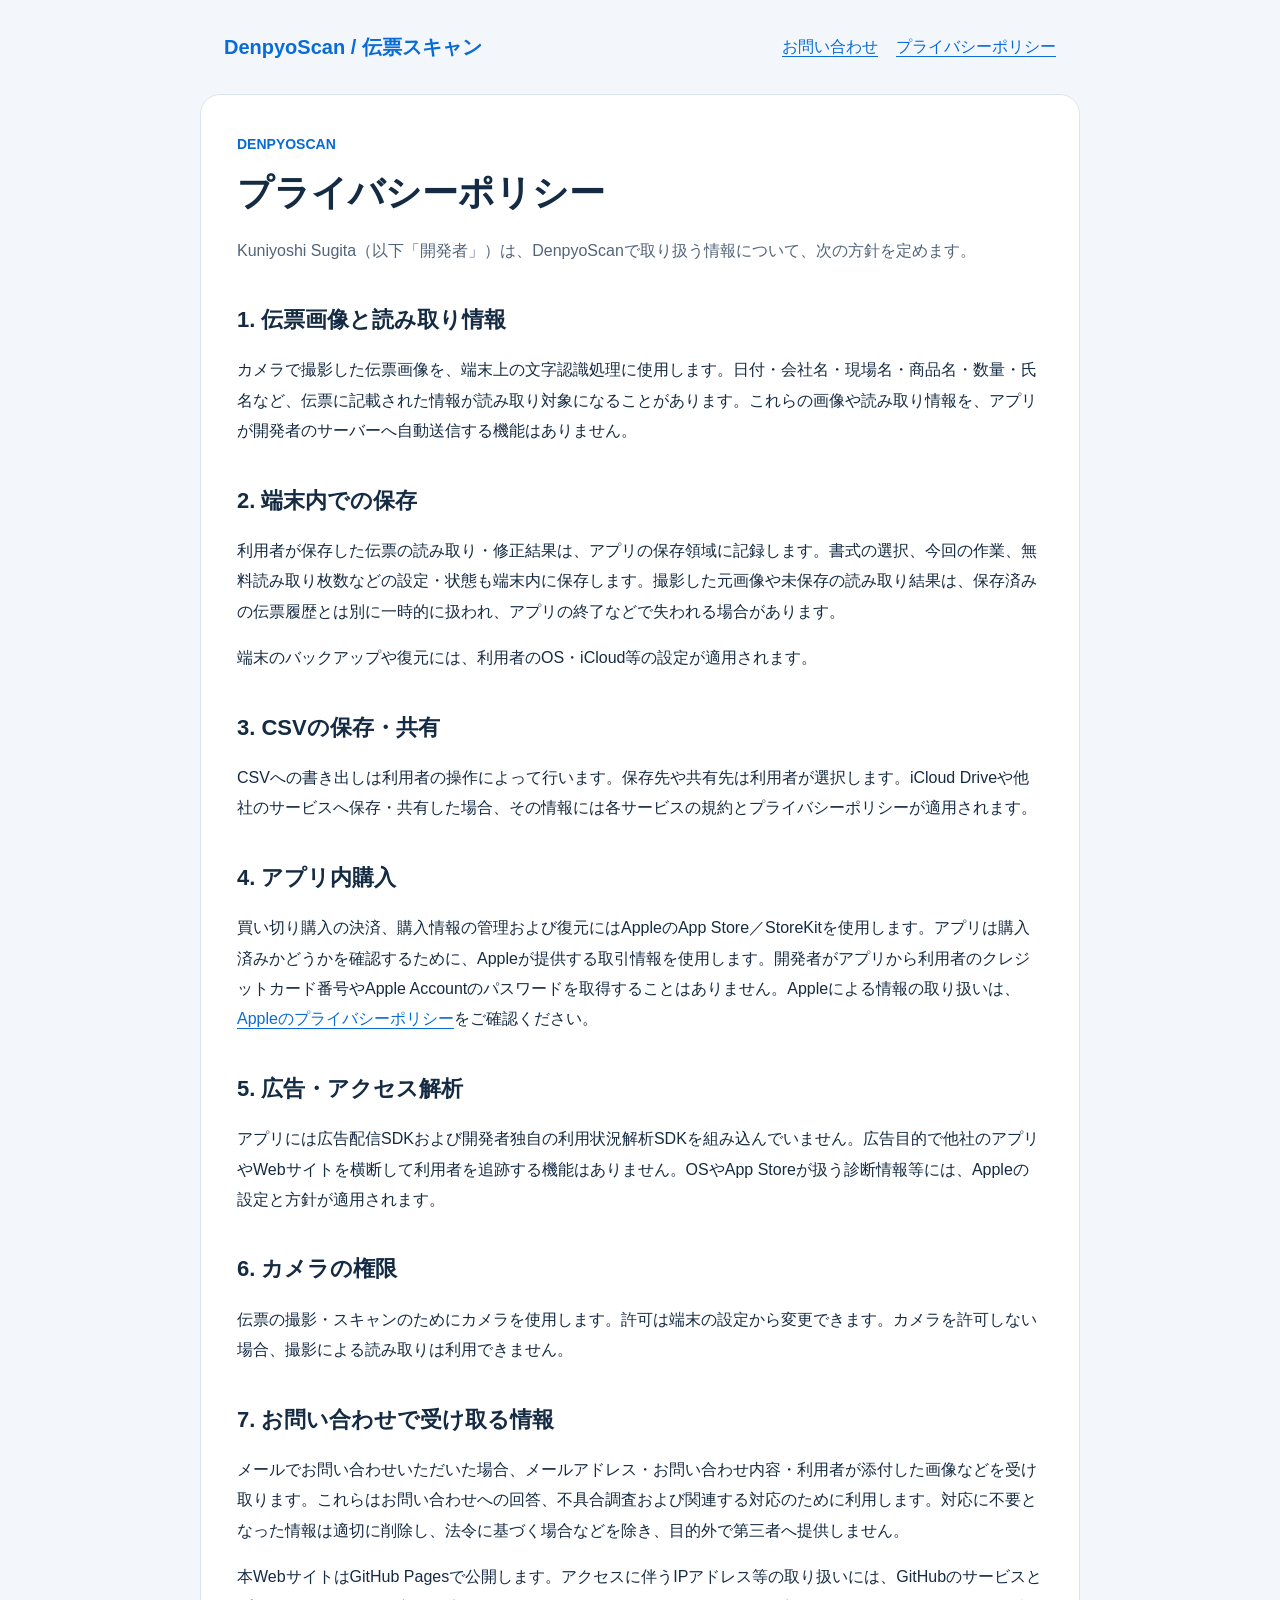
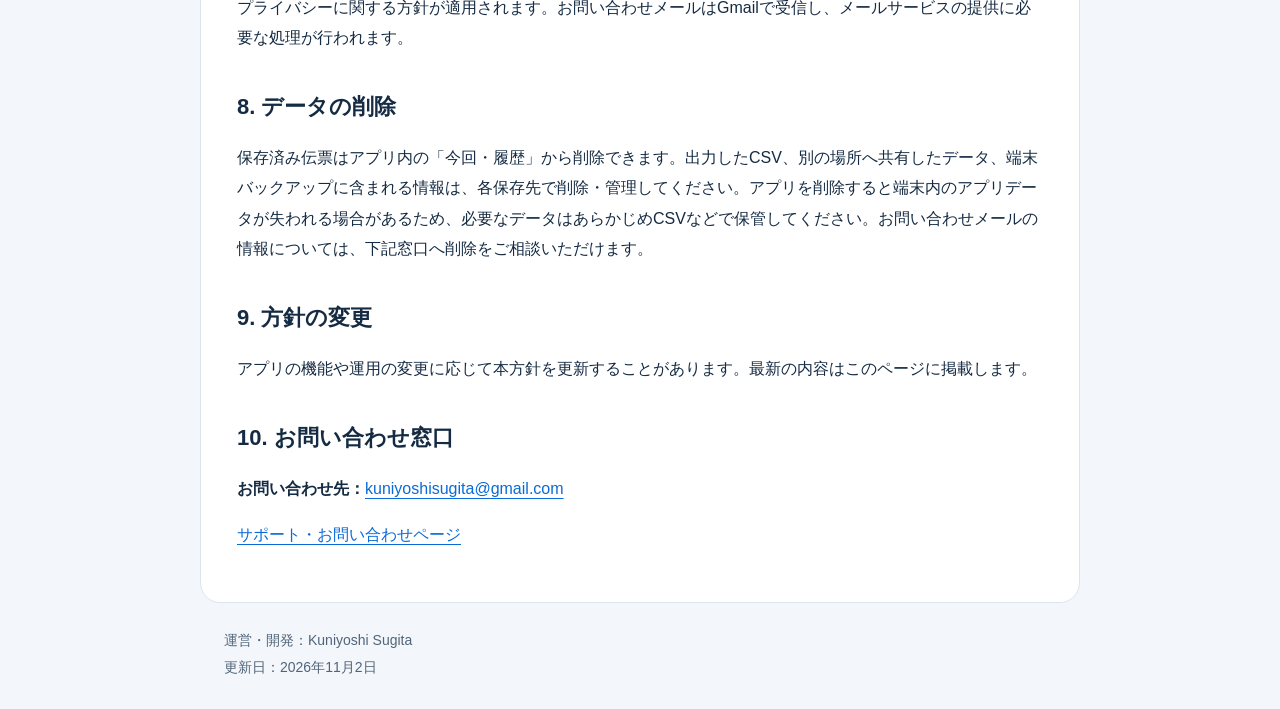
<file: denpyoscan/privacy.html>
<!doctype html>
<html lang="ja"><head><meta charset="utf-8"><meta name="viewport" content="width=device-width,initial-scale=1"><title>プライバシーポリシー | DenpyoScan</title><meta name="description" content="DenpyoScan（伝票スキャン）のプライバシーポリシー。"><link rel="stylesheet" href="style.css"></head>
<body><header><a href="support.html">DenpyoScan / 伝票スキャン</a><nav aria-label="ページ案内"><a href="support.html">お問い合わせ</a><a href="privacy.html">プライバシーポリシー</a></nav></header><main><div class="eyebrow">DENPYOSCAN</div><h1>プライバシーポリシー</h1><p class="lead">Kuniyoshi Sugita（以下「開発者」）は、DenpyoScanで取り扱う情報について、次の方針を定めます。</p>
<h2>1. 伝票画像と読み取り情報</h2><p>カメラで撮影した伝票画像を、端末上の文字認識処理に使用します。日付・会社名・現場名・商品名・数量・氏名など、伝票に記載された情報が読み取り対象になることがあります。これらの画像や読み取り情報を、アプリが開発者のサーバーへ自動送信する機能はありません。</p>
<h2>2. 端末内での保存</h2><p>利用者が保存した伝票の読み取り・修正結果は、アプリの保存領域に記録します。書式の選択、今回の作業、無料読み取り枚数などの設定・状態も端末内に保存します。撮影した元画像や未保存の読み取り結果は、保存済みの伝票履歴とは別に一時的に扱われ、アプリの終了などで失われる場合があります。</p><p>端末のバックアップや復元には、利用者のOS・iCloud等の設定が適用されます。</p>
<h2>3. CSVの保存・共有</h2><p>CSVへの書き出しは利用者の操作によって行います。保存先や共有先は利用者が選択します。iCloud Driveや他社のサービスへ保存・共有した場合、その情報には各サービスの規約とプライバシーポリシーが適用されます。</p>
<h2>4. アプリ内購入</h2><p>買い切り購入の決済、購入情報の管理および復元にはAppleのApp Store／StoreKitを使用します。アプリは購入済みかどうかを確認するために、Appleが提供する取引情報を使用します。開発者がアプリから利用者のクレジットカード番号やApple Accountのパスワードを取得することはありません。Appleによる情報の取り扱いは、<a href="https://www.apple.com/jp/legal/privacy/">Appleのプライバシーポリシー</a>をご確認ください。</p>
<h2>5. 広告・アクセス解析</h2><p>アプリには広告配信SDKおよび開発者独自の利用状況解析SDKを組み込んでいません。広告目的で他社のアプリやWebサイトを横断して利用者を追跡する機能はありません。OSやApp Storeが扱う診断情報等には、Appleの設定と方針が適用されます。</p>
<h2>6. カメラの権限</h2><p>伝票の撮影・スキャンのためにカメラを使用します。許可は端末の設定から変更できます。カメラを許可しない場合、撮影による読み取りは利用できません。</p>
<h2>7. お問い合わせで受け取る情報</h2><p>メールでお問い合わせいただいた場合、メールアドレス・お問い合わせ内容・利用者が添付した画像などを受け取ります。これらはお問い合わせへの回答、不具合調査および関連する対応のために利用します。対応に不要となった情報は適切に削除し、法令に基づく場合などを除き、目的外で第三者へ提供しません。</p><p>本WebサイトはGitHub Pagesで公開します。アクセスに伴うIPアドレス等の取り扱いには、GitHubのサービスとプライバシーに関する方針が適用されます。お問い合わせメールはGmailで受信し、メールサービスの提供に必要な処理が行われます。</p>
<h2>8. データの削除</h2><p>保存済み伝票はアプリ内の「今回・履歴」から削除できます。出力したCSV、別の場所へ共有したデータ、端末バックアップに含まれる情報は、各保存先で削除・管理してください。アプリを削除すると端末内のアプリデータが失われる場合があるため、必要なデータはあらかじめCSVなどで保管してください。お問い合わせメールの情報については、下記窓口へ削除をご相談いただけます。</p>
<h2>9. 方針の変更</h2><p>アプリの機能や運用の変更に応じて本方針を更新することがあります。最新の内容はこのページに掲載します。</p>
<h2>10. お問い合わせ窓口</h2><p><strong>お問い合わせ先：</strong><a href="mailto:kuniyoshisugita@gmail.com?subject=DenpyoScan%E3%81%AE%E3%81%8A%E5%95%8F%E3%81%84%E5%90%88%E3%82%8F%E3%81%9B">kuniyoshisugita@gmail.com</a></p><p><a href="support.html">サポート・お問い合わせページ</a></p></main><footer>運営・開発：Kuniyoshi Sugita<br>更新日：2026年11月2日</footer></body></html>
</file>
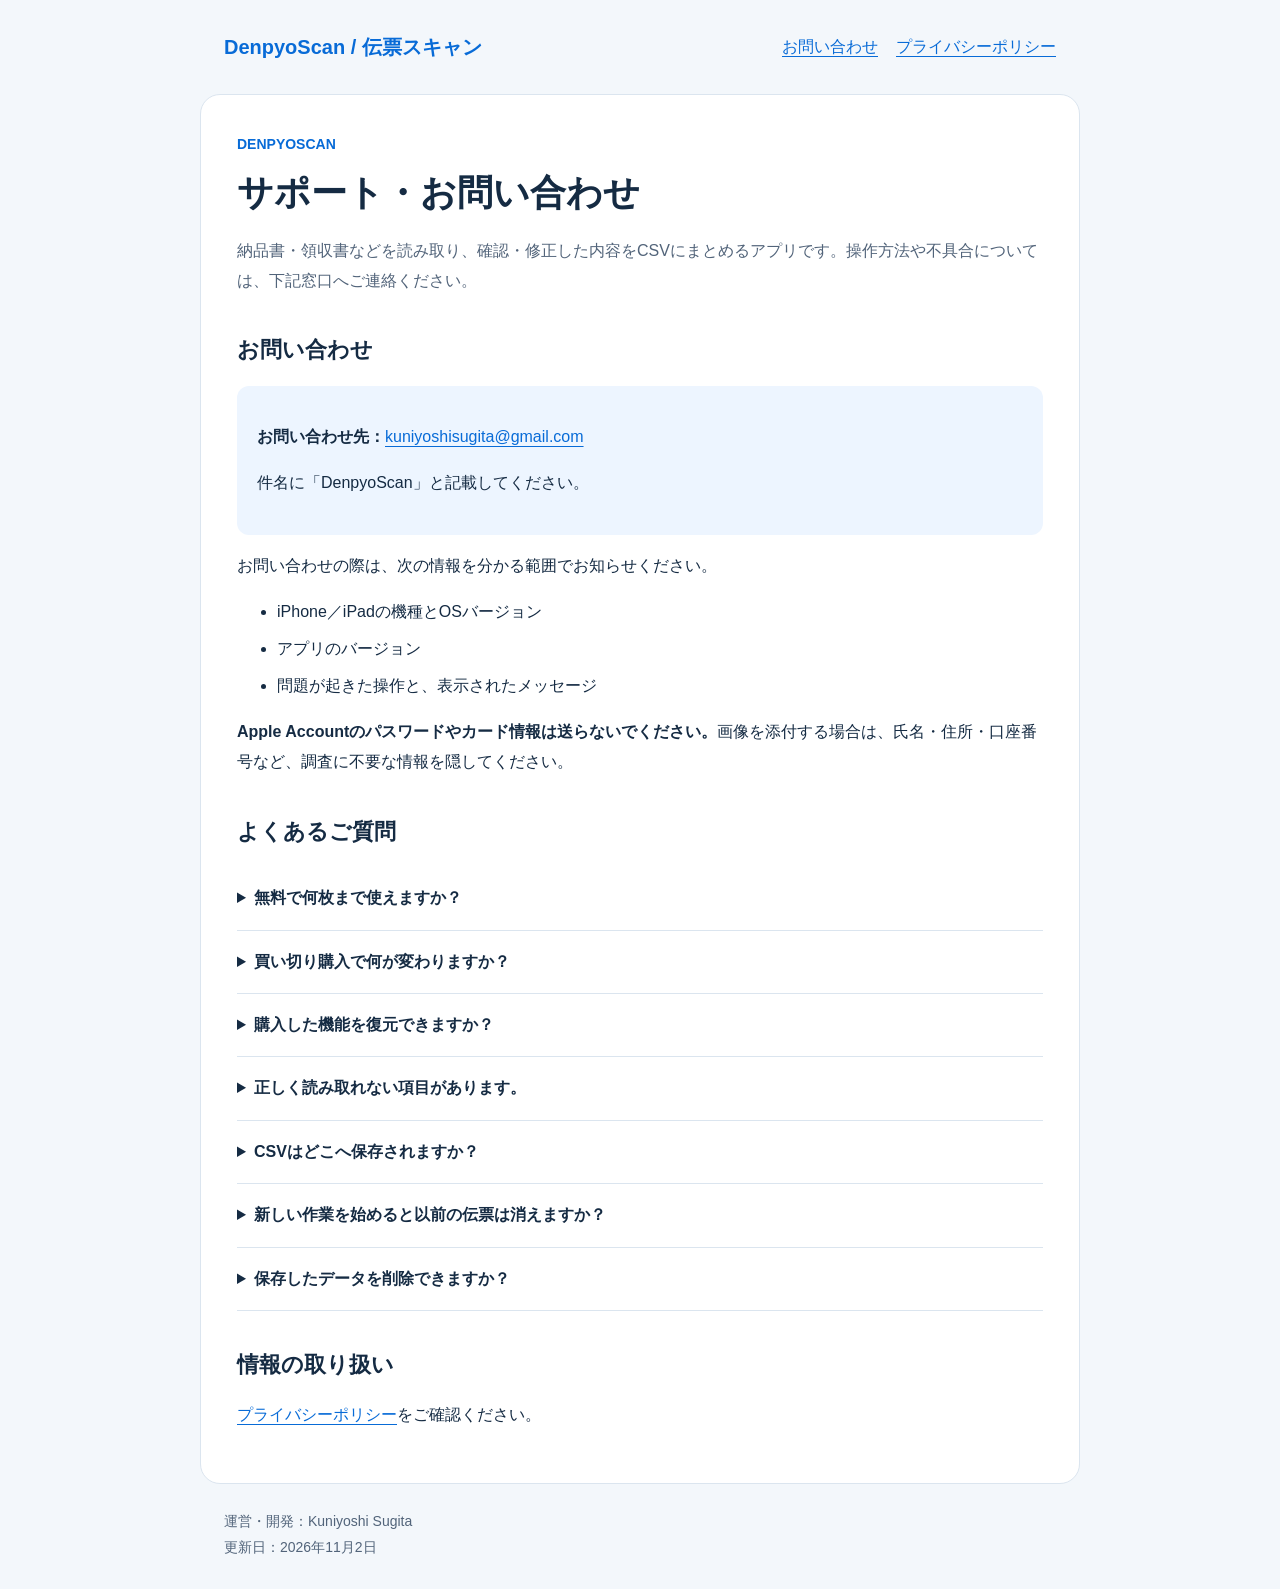
<file: denpyoscan/support.html>
<!doctype html>
<html lang="ja"><head><meta charset="utf-8"><meta name="viewport" content="width=device-width,initial-scale=1"><title>サポート・お問い合わせ | DenpyoScan</title><meta name="description" content="DenpyoScan（伝票スキャン）のサポート・お問い合わせ。"><link rel="stylesheet" href="style.css"></head>
<body><header><a href="support.html">DenpyoScan / 伝票スキャン</a><nav aria-label="ページ案内"><a href="support.html">お問い合わせ</a><a href="privacy.html">プライバシーポリシー</a></nav></header><main><div class="eyebrow">DENPYOSCAN</div><h1>サポート・お問い合わせ</h1><p class="lead">納品書・領収書などを読み取り、確認・修正した内容をCSVにまとめるアプリです。操作方法や不具合については、下記窓口へご連絡ください。</p>
<section aria-labelledby="contact"><h2 id="contact">お問い合わせ</h2><div class="contact"><p><strong>お問い合わせ先：</strong><a href="mailto:kuniyoshisugita@gmail.com?subject=DenpyoScan%E3%81%AE%E3%81%8A%E5%95%8F%E3%81%84%E5%90%88%E3%82%8F%E3%81%9B">kuniyoshisugita@gmail.com</a></p><p>件名に「DenpyoScan」と記載してください。</p></div><p>お問い合わせの際は、次の情報を分かる範囲でお知らせください。</p><ul><li>iPhone／iPadの機種とOSバージョン</li><li>アプリのバージョン</li><li>問題が起きた操作と、表示されたメッセージ</li></ul><p><strong>Apple Accountのパスワードやカード情報は送らないでください。</strong>画像を添付する場合は、氏名・住所・口座番号など、調査に不要な情報を隠してください。</p></section>
<section aria-labelledby="faq"><h2 id="faq">よくあるご質問</h2>
<details><summary>無料で何枚まで使えますか？</summary><p>「新しい作業」ごとに2枚まで読み取れます。2枚までの内容確認・保存・CSV出力も利用できます。複数枚を一度に撮影した場合も、1ページずつ数えます。</p></details>
<details><summary>買い切り購入で何が変わりますか？</summary><p>1回の作業で読み取れる枚数の制限を解除します。一度購入すると、その後の作業でも利用できます。月額の定期購入ではありません。日本での設定価格は1,000円です。実際の価格は、アプリ内の購入画面とAppleの購入確認画面でご確認ください。</p></details>
<details><summary>購入した機能を復元できますか？</summary><p>購入時と同じApple Accountを使用し、ホーム画面下部の「枚数制限の解除・購入を復元」（購入済みの場合は「購入済み・枚数制限なし」）から購入画面を開き、「購入を復元」を押してください。伝票の確認中は右上の操作メニューからも開けます。購入の復元では、伝票の履歴は復元されません。</p></details>
<details><summary>正しく読み取れない項目があります。</summary><p>書式・文字・撮影状態によって読み取り結果は異なります。保存・出力前に確認し、必要な項目を画面上で修正してください。</p></details>
<details><summary>CSVはどこへ保存されますか？</summary><p>「CSV保存」後に表示される保存画面で、ご自身が選んだ場所へ保存します。確認待ちの伝票がある場合は、先に内容を確認・保存してください。</p></details>
<details><summary>新しい作業を始めると以前の伝票は消えますか？</summary><p>保存済みの伝票は「今回・履歴」から確認できます。未保存の確認待ちデータは、開始時の案内に従って破棄されることがあります。CSV出力の対象は今回分です。</p></details>
<details><summary>保存したデータを削除できますか？</summary><p>「今回・履歴」の一覧から伝票を削除できます。過去の履歴は選択して削除できます。出力済みCSVや別の場所へコピーしたファイルは、保存先で別途削除してください。</p></details>
</section><section><h2>情報の取り扱い</h2><p><a href="privacy.html">プライバシーポリシー</a>をご確認ください。</p></section></main><footer>運営・開発：Kuniyoshi Sugita<br>更新日：2026年11月2日</footer></body></html>
</file>
<file: denpyoscan/style.css>
:root{color-scheme:light;--blue:#086bd7;--ink:#152b43;--muted:#52647a;--line:#dbe5ef}*{box-sizing:border-box}body{margin:0;background:#f3f7fb;color:var(--ink);font-family:-apple-system,BlinkMacSystemFont,"Hiragino Sans","Yu Gothic",sans-serif;line-height:1.9}header,main,footer{max-width:880px;margin:auto;padding:28px 24px}header{display:flex;gap:20px;align-items:center;justify-content:space-between;flex-wrap:wrap}header>a{font-size:20px;font-weight:750;text-decoration:none}nav{display:flex;gap:18px;flex-wrap:wrap}a{color:var(--blue);text-underline-offset:4px}a:focus-visible,summary:focus-visible{outline:3px solid #086bd7;outline-offset:5px}main{background:#fff;border:1px solid var(--line);border-radius:20px;padding:36px;margin:0 auto 24px}h1{font-size:clamp(26px,5vw,36px);line-height:1.5;margin:8px 0 16px}h2{font-size:22px;margin-top:36px;line-height:1.6}h3{font-size:18px}p,li{overflow-wrap:anywhere}li{margin:.4em 0}.eyebrow{font-size:14px;color:var(--blue);font-weight:700}.lead{color:var(--muted)}.notice{background:#fff5df;border:1px solid #e8c886;border-radius:12px;padding:16px}.contact{background:#edf5ff;padding:20px;border-radius:12px}details{padding:16px 0;border-bottom:1px solid var(--line)}summary{font-weight:650;cursor:pointer}footer{font-size:14px;color:var(--muted);padding-top:0}@media(max-width:600px){main{border-radius:0;border-left:0;border-right:0;padding:24px 20px}header{padding:20px}nav{font-size:14px}}
</file>
